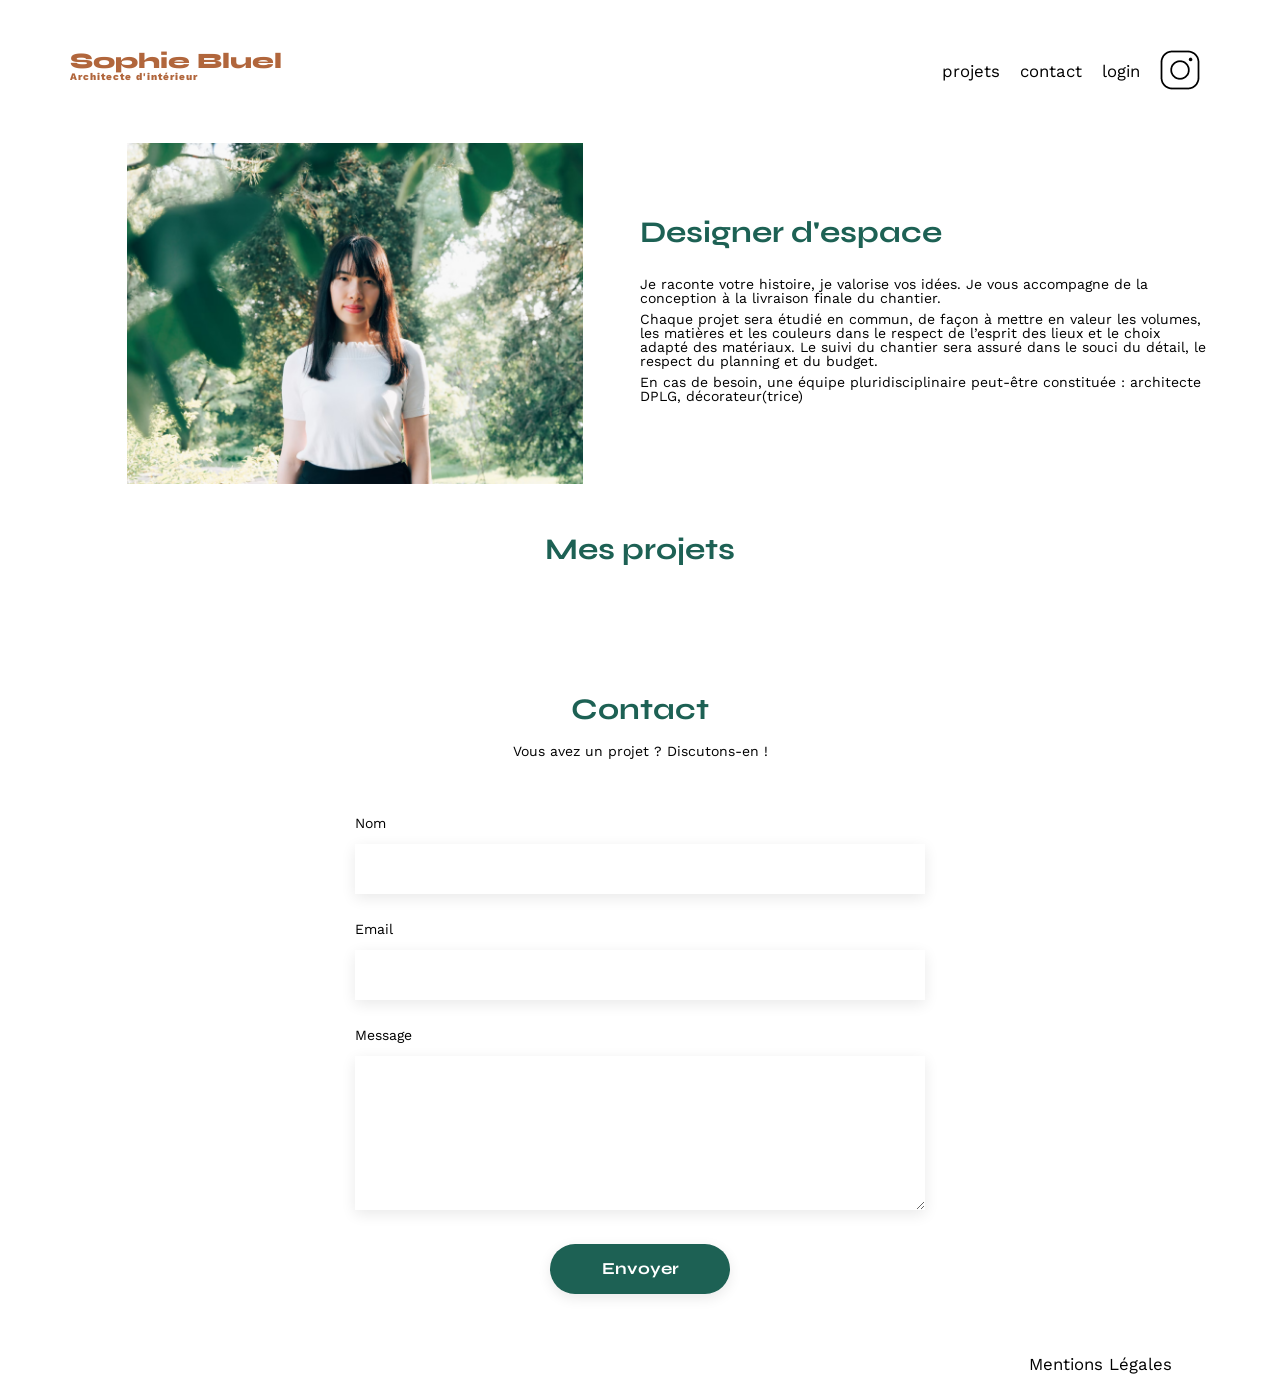
<file: index.html>
<!DOCTYPE html>
<html lang="fr">

<head>
	<meta charset="UTF-8">
	<title>Sophie Bluel - Architecte d'intérieur</title>
	<meta name="viewport" content="width=device-width, initial-scale=1.0">
	<link rel="preconnect" href="https://fonts.googleapis.com">
	<link rel="preconnect" href="https://fonts.gstatic.com" crossorigin>
	<link href="https://fonts.googleapis.com/css2?family=Syne:wght@700;800&family=Work+Sans&display=swap"
		rel="stylesheet">
	<meta name="description" content="">
	<link rel="stylesheet" href="./assets/style.css">
	<script src="./script.js" defer></script>
	<script src="./app.js" defer></script>
	<title>Tutoriel modal</title>
</head>

<body>

	<aside id="modal1" class="modal" aria-hidden="true" role="dialog" aria-modal="false" aria-labelledby="titlemodal"
		style="display:none;">
		<div class="modal-wrapper js-modal-stop">

			<button type="button" class="js-modal-close" aria-label="Fermer la fenêtre">&times;</button>

			<!-- Première vue : Galerie photo -->
			<div class="modal-gallery-view">
				<h2 id="titlemodal">Galerie photo</h2>
				<div class="modal-gallery"></div>
				<hr class="modal-separator">

				<button type="button" class="js-add-photo">Ajouter une photo</button>
			</div>

			<!-- Deuxième vue : Ajout photo -->
			<div class="modal-add-view" style="display: none;">
				<button type="button" class="js-modal-back" aria-label="Retour à la galerie">
					<img src="./assets/icons/retour.svg" alt="">
				</button>
				<h2 id="titre-ajout-photo">Ajout photo</h2>

				<form class="add-photo-form">
					<div class="photo-upload-zone">
						<img id="photo-preview" alt="Aperçu de la photo sélectionnée">
						<label for="photo">+ Ajouter photo</label>
						<input type="file" id="photo" name="image" accept="image/jpeg, image/png">
						<p>jpg, png : 4mo max</p>
					</div>

					<label for="titre-photo">Titre</label>
					<input type="text" id="titre-photo" name="title" required>

					<label for="categorie-photo">Catégorie</label>
					<select id="categorie-photo" name="category" required>
						<option value="">Choisir une catégorie</option>
					</select>
					<button type="submit" class="js-submit-photo" disabled>Valider</button>

				</form>

			</div>

		</div>
	</aside>

	<div class="edit-banner">
    <span aria-hidden="true">✎</span>
    <span>Mode édition</span>
</div>


	<header>
		<h1>Sophie Bluel <span>Architecte d'intérieur</span></h1>
		<nav>
			<ul>
				<li>projets</li>
				<li>contact</li>
				<li><a href="./login.html" id="auth-link">login</a></li>
				<li><img src="./assets/icons/instagram.png" alt="Instagram"></li>
			</ul>
		</nav>
	</header>
	<main>
		<section id="introduction">
			<figure>
				<img src="./assets/images/sophie-bluel.png" alt="">
			</figure>
			<article>
				<h2>Designer d'espace</h2>
				<p>Je raconte votre histoire, je valorise vos idées. Je vous accompagne de la conception à la livraison
					finale du chantier.</p>
				<p>Chaque projet sera étudié en commun, de façon à mettre en valeur les volumes, les matières et les
					couleurs dans le respect de l’esprit des lieux et le choix adapté des matériaux. Le suivi du
					chantier sera assuré dans le souci du détail, le respect du planning et du budget.</p>
				<p>En cas de besoin, une équipe pluridisciplinaire peut-être constituée : architecte DPLG,
					décorateur(trice)</p>
			</article>
		</section>
		<section id="portfolio">
			<div class="portfolio-heading">
				<h2>Mes projets</h2>
				<a href="#modal1" class="js-modal">
					<img src="./assets/icons/modifier.svg" alt="Modifier" width="84" height="18"></a>
			</div>
			<div class="filters"></div>
			<div class="gallery"></div>
		</section>
		<section id="contact">
			<h2>Contact</h2>
			<p>Vous avez un projet ? Discutons-en !</p>
			<form action="#" method="post">
				<label for="name">Nom</label>
				<input type="text" name="name" id="name">
				<label for="email">Email</label>
				<input type="email" name="email" id="email">
				<label for="message">Message</label>
				<textarea name="message" id="message" cols="30" rows="10"></textarea>
				<input type="submit" value="Envoyer">
			</form>
		</section>
	</main>

	<footer>
		<nav>
			<ul>
				<li>Mentions Légales</li>
			</ul>
		</nav>
	</footer>
</body>

</html>
</file>
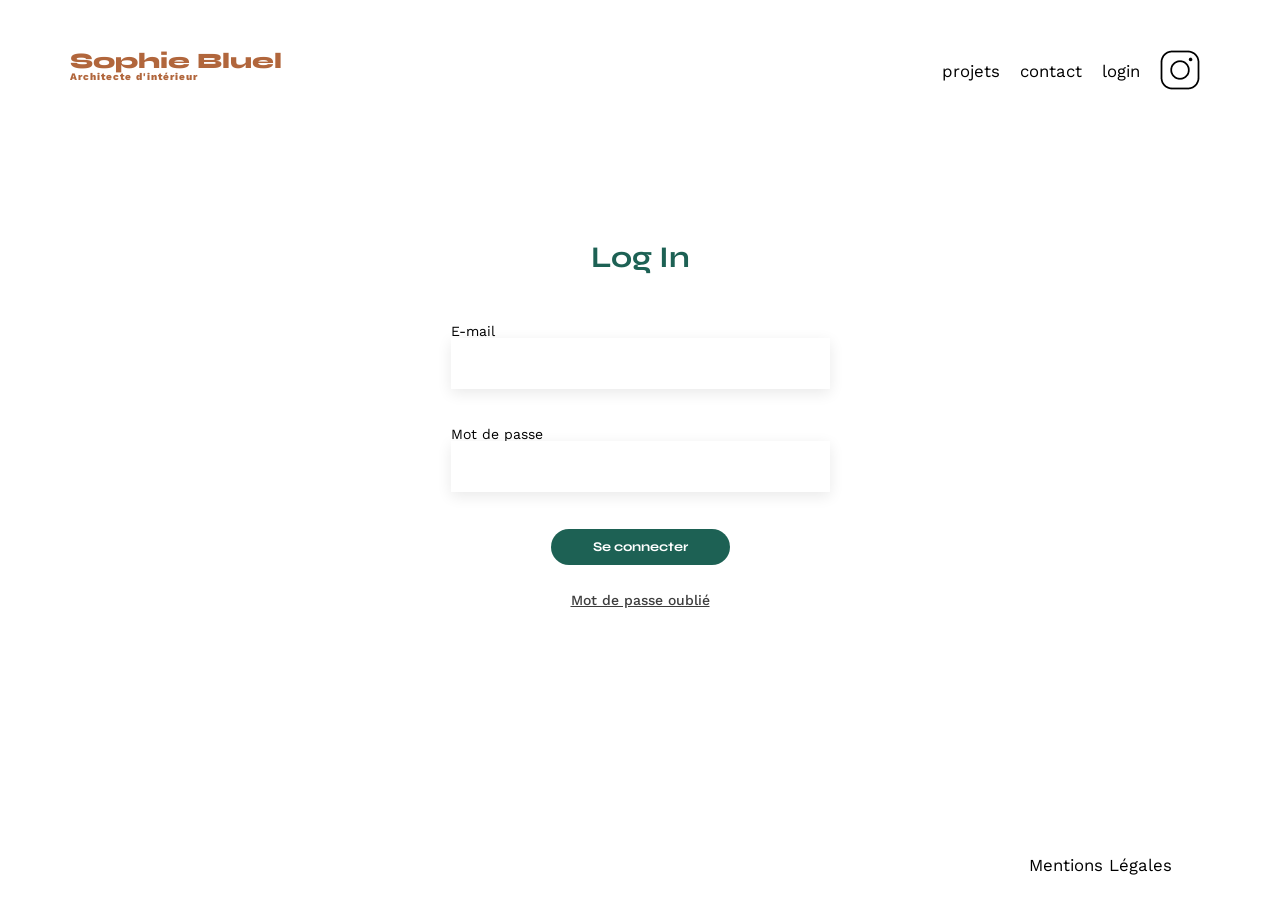
<file: login.html>
<!DOCTYPE html>
<html lang="fr">

<head>
    <meta charset="UTF-8">
    <title>Sophie Bluel - Architecte d'intérieur</title>
    <meta name="viewport" content="width=device-width, initial-scale=1.0">
    <link rel="preconnect" href="https://fonts.googleapis.com">
    <link rel="preconnect" href="https://fonts.gstatic.com" crossorigin>
    <link href="https://fonts.googleapis.com/css2?family=Syne:wght@700;800&family=Work+Sans&display=swap"
        rel="stylesheet">
    <meta name="description" content="">
    <link rel="stylesheet" href="./assets/style.css">
    <script src="./login.js" defer></script>
</head>

<body class="login-page">
    <header>
        <h1>Sophie Bluel <span>Architecte d'intérieur</span></h1>
        <nav>
            <ul>
                <li>projets</li>
                <li>contact</li>
                <li>login</li>
                <li><img src="./assets/icons/instagram.png" alt="Instagram"></li>
            </ul>
        </nav>
    </header>
    <main>
        <section id="login">
            <h2>Log In</h2>
            <form action="#" method="post">
                <label for="email">E-mail</label>
                <input type="email" name="email" id="email" required>
                <label for="password">Mot de passe</label>
                <input type="password" name="password" id="password" required>
                <button type="submit">Se connecter</button>
                <a href="#">Mot de passe oublié</a>
            </form>
        </section>
    </main>

    <footer>
        <nav>
            <ul>
                <li>Mentions Légales</li>
            </ul>
        </nav>
    </footer>
</body>

</html>
</file>
<file: assets/style.css>
/* http://meyerweb.com/eric/tools/css/reset/
   v2.0 | 20110126
   License: none (public domain)
*/

html, body, div, span, applet, object, iframe,
h1, h2, h3, h4, h5, h6, p, blockquote, pre,
a, abbr, acronym, address, big, cite, code,
del, dfn, em, img, ins, kbd, q, s, samp,
small, strike, strong, sub, sup, tt, var,
b, u, i, center,
dl, dt, dd, ol, ul, li,
fieldset, form, label, legend,
table, caption, tbody, tfoot, thead, tr, th, td,
article, aside, canvas, details, embed,
figure, figcaption, footer, header, hgroup,
menu, nav, output, ruby, section, summary,
time, mark, audio, video {
	margin: 0;
	padding: 0;
	border: 0;
	font-size: 100%;
	font: inherit;
	vertical-align: baseline;
}
/* HTML5 display-role reset for older browsers */
article, aside, details, figcaption, figure,
footer, header, hgroup, menu, nav, section {
	display: block;
}
body {
	line-height: 1;
}
ol, ul {
	list-style: none;
}
blockquote, q {
	quotes: none;
}
blockquote:before, blockquote:after,
q:before, q:after {
	content: '';
	content: none;
}
table {
	border-collapse: collapse;
	border-spacing: 0;
}
/** end reset css**/
body {
	max-width: 1140px;
	margin:auto;
	font-family: 'Work Sans' ;
	font-size: 14px;
}
header {
	display: flex;
	justify-content: space-between;
	margin: 50px 0
}
section {
	margin: 50px 0
}

h1{
	display: flex;
	flex-direction: column;
	font-family: 'Syne';
	font-size: 22px;
	font-weight: 800;
	color: #B1663C
}

h1 > span {
	font-family: 'Work Sans';
	font-size:10px;
	letter-spacing: 0.1em;
;
}

h2{
	font-family: 'Syne';
	font-weight: 700;
	font-size: 30px;
	color: #1D6154
}
nav ul {
	display: flex;
	align-items: center;
	list-style-type: none;

}
nav li {
	padding: 0 10px;
	font-size: 1.2em;
}

li:hover {
	color: #B1663C;
}
#introduction {
	display: flex;
	align-items: center;
}
#introduction figure {
	flex: 1
}
#introduction img {
	display: block;
	margin: auto;
	width: 80%;
}

#introduction article {
	flex: 1
}
#introduction h2 {
	margin-bottom: 1em;
}

#introduction p {
	margin-bottom: 0.5em;
}
/* Modal fenêtre pop-up */

*{
	box-sizing: border-box;
}

.modal {
	position: fixed;
	display: flex;
	align-items: center;
	justify-content: center;
	top: 0;
	left: 0;
	width: 100%;
	height: 100%;
	background-color: rgba(0, 0, 0, 0.8);
}

#titlemodal {
    text-align: center;
    color: black;
}

.modal-wrapper {
	position: relative;
    background-color: #FFFFFF;
    padding: 20px;
    width: 630px;
    height: 688px;
    border-radius: 10px;
    max-width: calc(100vw - 20px);
    max-height: calc(100vh - 20px);
    overflow: auto;
}

*:focus {
	box-shadow: 0 0 10px blue;
}

.modal-gallery {
    display: grid;
    grid-template-columns: repeat(5, 76.86px);
    gap: 12px;
	justify-content: center;
}

/* Modal adaptation des images dans l'espace de fenêtre modale */
.modal-gallery figure > img {
    width: 76.86px;
    height: 102.57px;
    object-fit: cover;
    display: block;
}


.modal-gallery figure {
    position: relative;
	width: 76.86px;
}

.modal-gallery button {
    position: absolute;
    top: 5px;
    right: 5px;
    background-color: transparent;
    color: white;
    border: none;
    border-radius: 2px;
    width: 20px;
    height: 20px;
    cursor: pointer;
	padding: 0;
}

.js-modal-back {
    background-color: transparent;
    border: none;
    padding: 0;
    cursor: pointer;
}

.js-modal-back img {
    display: block;
    width: 21px;
    height: 21px;
}

.js-modal-close {
    position: absolute;
    top: 20px;
    right: 20px;
    background: transparent;
    border: none;
    font-size: 24px;
    line-height: 1;
    cursor: pointer;
}

.modal-separator {
    width: 420px;
    border: none;
    border-top: 1px solid #B3B3B3;
    margin: 55px auto 30px auto;
}

.js-add-photo {
    display: block;
    width: 237px;
    height: 36px;
    margin: 0 auto;
    background-color: #1D6154;
    color: white;
    border: none;
    border-radius: 60px;
    font-family: 'Syne', sans-serif;
    font-weight: 700;
    cursor: pointer;
}

.add-photo-form {
    display: flex;
    flex-direction: column;
    gap: 12px;
}

#portfolio h2 {
	text-align: center;
	margin-bottom: 1em;
}
.gallery {
	width: 100%;
	display: grid;
	grid-template-columns: 1fr 1fr 1fr;
	grid-column-gap: 20px;
	grid-row-gap: 20px;
}

.gallery img {
	width: 100%;

}
#contact {
	width: 50%;
margin: auto;
}
#contact > * {
	text-align: center;

}
#contact h2{
	margin-bottom: 20px;
}
#contact form {
	text-align: left;
	margin-top:30px;
	display: flex;
	flex-direction: column;
}

#contact input {
	height: 50px;
	font-size: 1.2em;
	border: none;
	box-shadow: 0px 4px 14px rgba(0, 0, 0, 0.09);
}
#contact label {
	margin: 2em 0 1em 0;
}
#contact textarea {
	border: none;
	box-shadow: 0px 4px 14px rgba(0, 0, 0, 0.09);
}

input[type="submit"]{
	font-family: 'Syne';
	font-weight: 700;
	color: white;
	background-color: #1D6154;
	margin : 2em auto ;
	width: 180px;
	text-align: center;
	border-radius: 60px ;
}

footer nav ul {
	display: flex;
	justify-content: flex-end;
	margin: 2em
}

/* login CSS */

#login {
	margin-top: 149px;
    width: 100%;
    display: flex;
    flex-direction: column;
    align-items: center;
}

#login form {
    display: flex;
    flex-direction: column;
	margin-top: 52px;
    width: 379px;
}

#login input {
	margin-bottom: 30px;
    height: 51px;
    background-color: #FFFFFF;
    border: none;
    box-shadow: 0 4px 14px rgba(0, 0, 0, 0.09);
    box-sizing: border-box;
}

#login input#email {
    margin-bottom: 38px;
}

#login button {
    width: 179px;
    height: 36px;
	margin-top: 7px;
    border-radius: 60px;
    border: none;
    background-color: #1D6154;
    color: white;
    font-family: 'Syne', sans-serif;
    font-weight: 700;
    cursor: pointer;
    align-self: center;
}

#login form a {
    text-align: center;
    color: #3D3D3D;
    text-decoration: underline;
    margin-top: 28px;
    font-family: 'Work Sans', sans-serif;
    font-size: 14px;
    font-weight: 500;
}

.login-page footer {
    margin-top: 250px;
}

/* Lien de connexion dans le menu de navigation */

#auth-link {
    color: inherit;
    text-decoration: none;
}

/* Styles pour les boutons de filtre */

.filters {
    display: flex;
    justify-content: center;
    gap: 10px;
    margin: 40px 0;
}

.filters button {
    background-color: white;
    color: #1D6154;
    border: 1px solid #1D6154;
    border-radius: 60px;
    padding: 9px 20px;
    font-family: 'Syne', sans-serif;
    font-size: 16px;
    font-weight: 700;
    cursor: pointer;
}

.filters button.active {
    background-color: #1D6154;
    color: white;
}

.modal-add-view h2 {
    text-align: center;
    margin: 25px 0 30px;
}

.add-photo-form {
    max-width: 420px;
    margin: 0 auto;
    display: flex;
    flex-direction: column;
    gap: 14px;
}

.photo-upload-zone {
    background-color: #E8F1F6;
    border-radius: 3px;
    min-height: 169px;
    display: flex;
    flex-direction: column;
    align-items: center;
    justify-content: center;
    gap: 10px;
    padding: 15px;
    box-sizing: border-box;
}

.photo-upload-zone p {
    font-size: 10px;
    color: #444444;
}

.photo-upload-zone input[type="file"] {
    position: absolute;
    width: 1px;
    height: 1px;
    opacity: 0;
}

.photo-upload-zone label {
    background-color: #CBD6DC;
    color: #306685;
    border-radius: 50px;
    padding: 10px 30px;
    font-size: 14px;
    cursor: pointer;
}

#photo-preview {
    display: none;
    max-width: 100%;
    height: 100px;
    object-fit: contain;
}

.add-photo-form input[type="text"],
.add-photo-form select {
    width: 100%;
    height: 51px;
    padding: 0 15px;
    box-sizing: border-box;
    border: none;
    background-color: white;
    box-shadow: 0px 4px 14px rgba(0, 0, 0, 0.09);
    font-family: 'Work Sans', sans-serif;
    font-size: 14px;
}

.add-photo-form .js-submit-photo {
    width: 237px;
    height: 36px;
    margin: 25px auto 0;
    border: none;
    border-radius: 60px;
    background-color: #1D6154;
    color: white;
    font-family: 'Syne', sans-serif;
    font-size: 14px;
    font-weight: 700;
    cursor: pointer;
}

.add-photo-form .js-submit-photo:disabled {
    background-color: #A7A7A7;
    cursor: not-allowed;
}

.portfolio-heading {
    display: flex;
    justify-content: center;
    align-items: center;
    gap: 25px;
}

.portfolio-heading h2 {
    margin: 0;
}

.portfolio-heading {
    display: grid;
    grid-template-columns: 1fr auto 1fr;
    align-items: center;
    margin-bottom: 35px;
}

#portfolio .portfolio-heading h2 {
    grid-column: 2;
    margin: 0;
}

.portfolio-heading .js-modal {
    grid-column: 3;
    justify-self: start;
    margin-left: 25px;
    color: #000;
    text-decoration: none;
    font-family: 'Work Sans', sans-serif;
    font-size: 12px;
}

.edit-banner {
    display: none;
    position: fixed;
    top: 0;
    left: 0;
    width: 100%;
    height: 59px;
    background-color: black;
    color: white;
    justify-content: center;
    align-items: center;
    gap: 8px;
    font-family: 'Work Sans', sans-serif;
    font-size: 14px;
    z-index: 10;
}

body.mode-edition-actif {
    padding-top: 59px;
}
</file>
